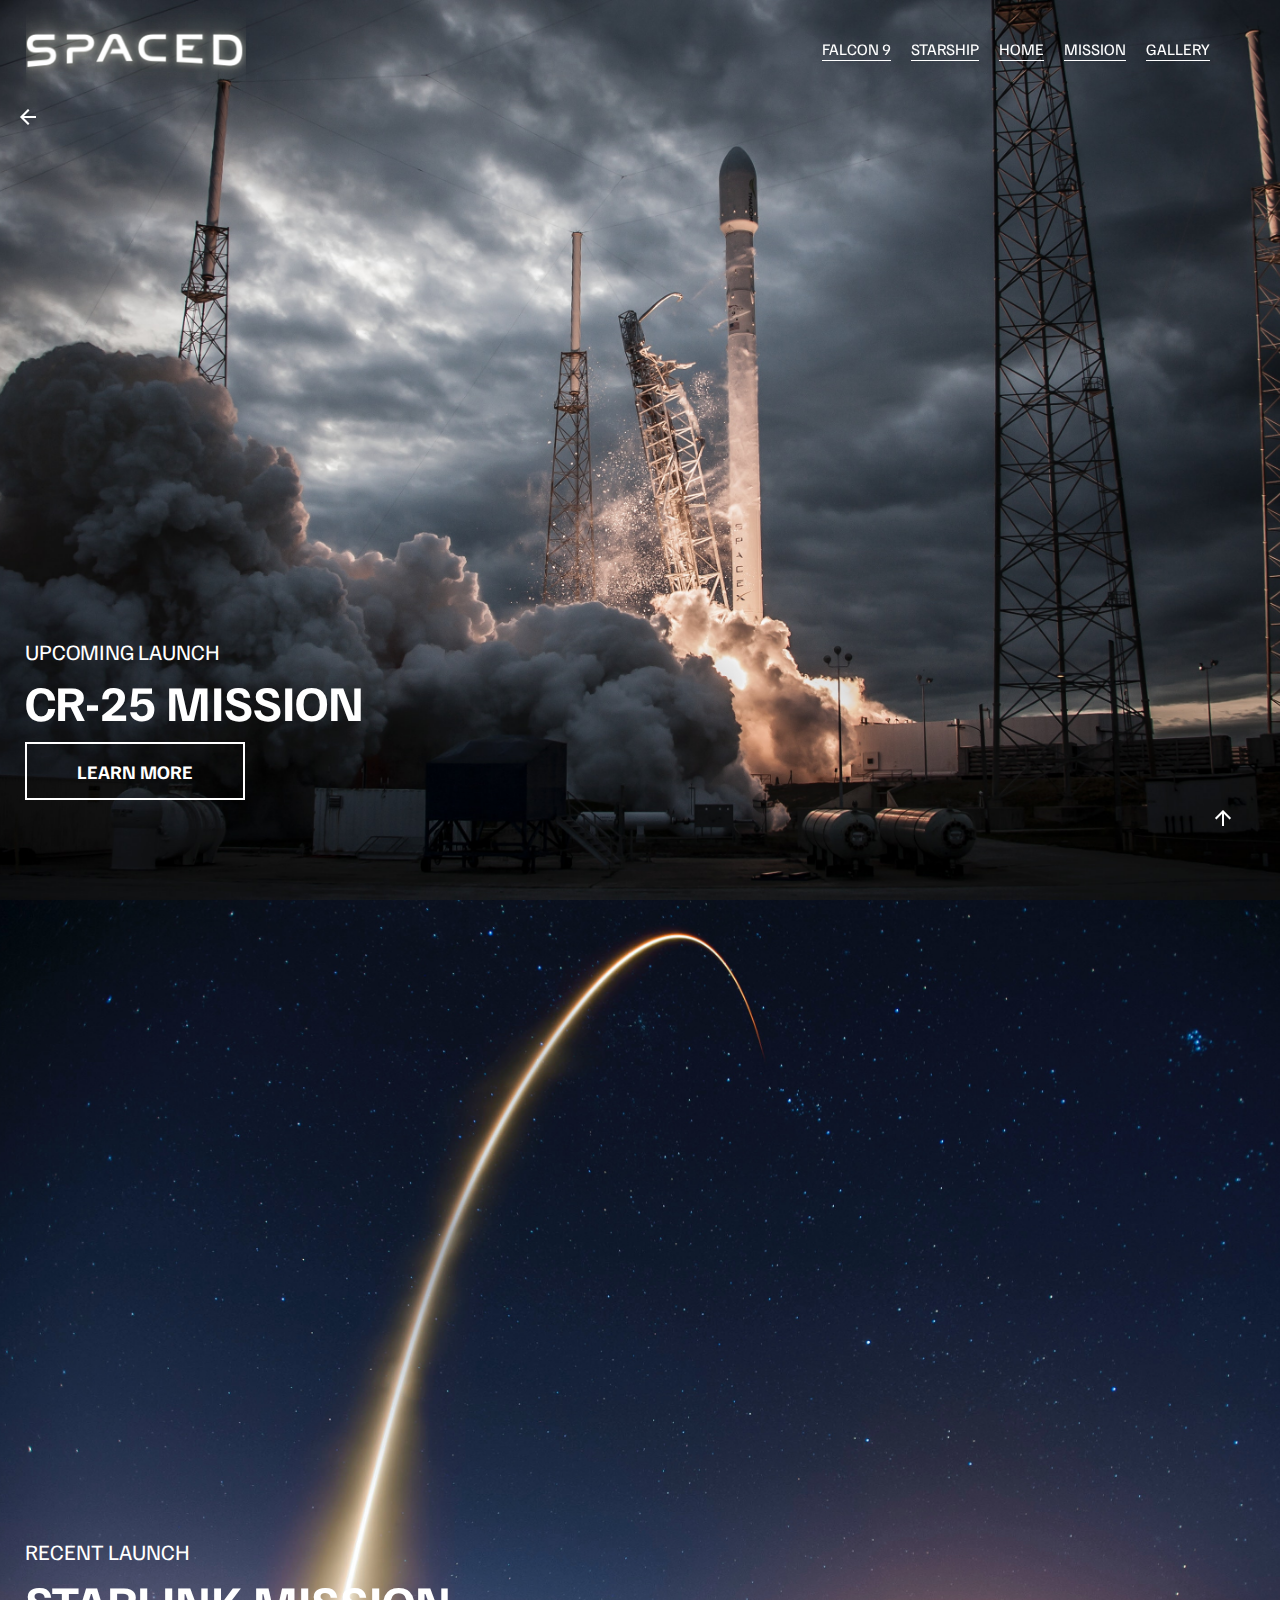
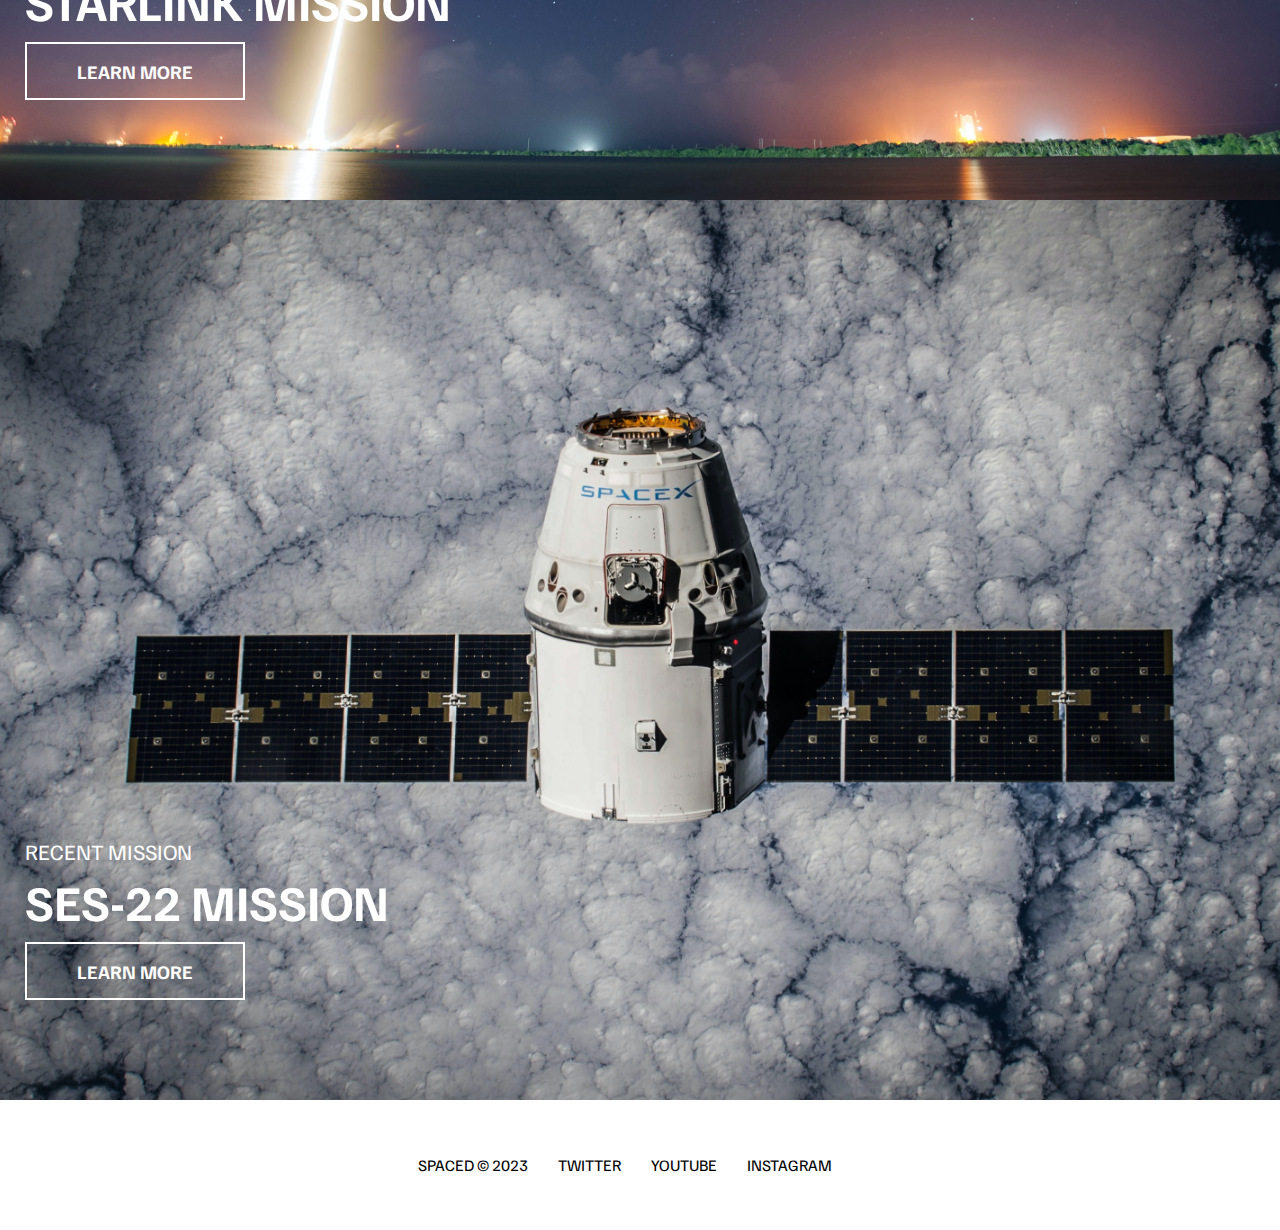
<file: pages/about.html>
<!DOCTYPE html>
<html lang="en">
<head>
    <meta charset="UTF-8">
    <meta name="viewport" content="width=device-width, initial-scale=1.0">
    <link rel="stylesheet" href="css/about/style.css">
    <link rel="stylesheet"
          href="https://fonts.googleapis.com/css2?family=Material+Symbols+Outlined:opsz,wght,FILL,GRAD@20..48,100..700,0..1,-50..200"/>
    <link rel="stylesheet"
          href="https://fonts.googleapis.com/css2?family=Material+Symbols+Outlined:opsz,wght,FILL,GRAD@24,400,0,0"/>
    <script src="js/about/script.js"></script>
    <title>About</title>
</head>
<body>
<header class="main-header">
    <div class="logo">
        <a href="home.html">
            <img src="img/Spaced.png" alt="Logo">
        </a>
    </div>
    <nav class="desktop-main-menu">
        <ul>
            <li><a style="color: white" href="aboutPages/falcon.html"> Falcon 9 </a></li>
            <li><a style="color: white" href="aboutPages/starlink.html">Starship</a></li>
            <li><a style="color: white" href="home.html">Home</a></li>
            <li><a style="color: white" href="mission.html">Mission</a></li>
            <li><a style="color: white" href="gallery.html">Gallery</a></li>
        </ul>
    </nav>
</header>
<!--section A-->
<section class="section-a">
    <div class="back">
        <button id="myb" title="Go-back" onclick="window.history.back()"><span class="material-symbols-outlined">

        <!-- <div class="back"><button id="myb" title="Go-back"><span class="material-symbols-outlined"> -->
            arrow_back
            </span></button>
    </div>
    <div class="section-inner ">
        <h4>Upcoming Launch</h4>
        <h2>CR-25 Mission</h2>
        <div class="btn1">
            <a href="aboutPages/cr.html">
                <div class="hover"></div>
                <span class="learn">Learn More</span>
            </a>
        </div>
    </div>
</section>
<!--section B-->
<section class="section-b">
    <div class="section-inner ">
        <h4>Recent Launch</h4>
        <h2> StarLink Mission</h2>
        <div class="btn2">
            <a href="aboutPages/starlink.html">
                <div class="hover"></div>
                <span class="learn">Learn More</span>
            </a>
        </div>
    </div>
</section>
<!--section C-->
<section class="section-c">
    <div class="section-inner ">
        <h4>Recent Mission</h4>
        <h2> SES-22 Mission</h2>
        <div class="btn3">
            <a href="aboutPages/ses.html">
                <div class="hover"></div>
                <span class="learn">Learn More</span>
            </a>
        </div>
    </div>
    <button onclick="topFunction()" id="myBtn" title="Go to top"><span class="material-symbols-outlined">
        arrow_upward
        </span></button>
</section>

<!-- footer -->
<footer>
    <ul>
        <li>Spaced &copy; 2023</li>
        <li><a href="#">Twitter</a></li>
        <li><a href="#">Youtube</a></li>
        <li><a href="#">Instagram</a></li>
    </ul>
</footer>
</body>
</html>
</file>
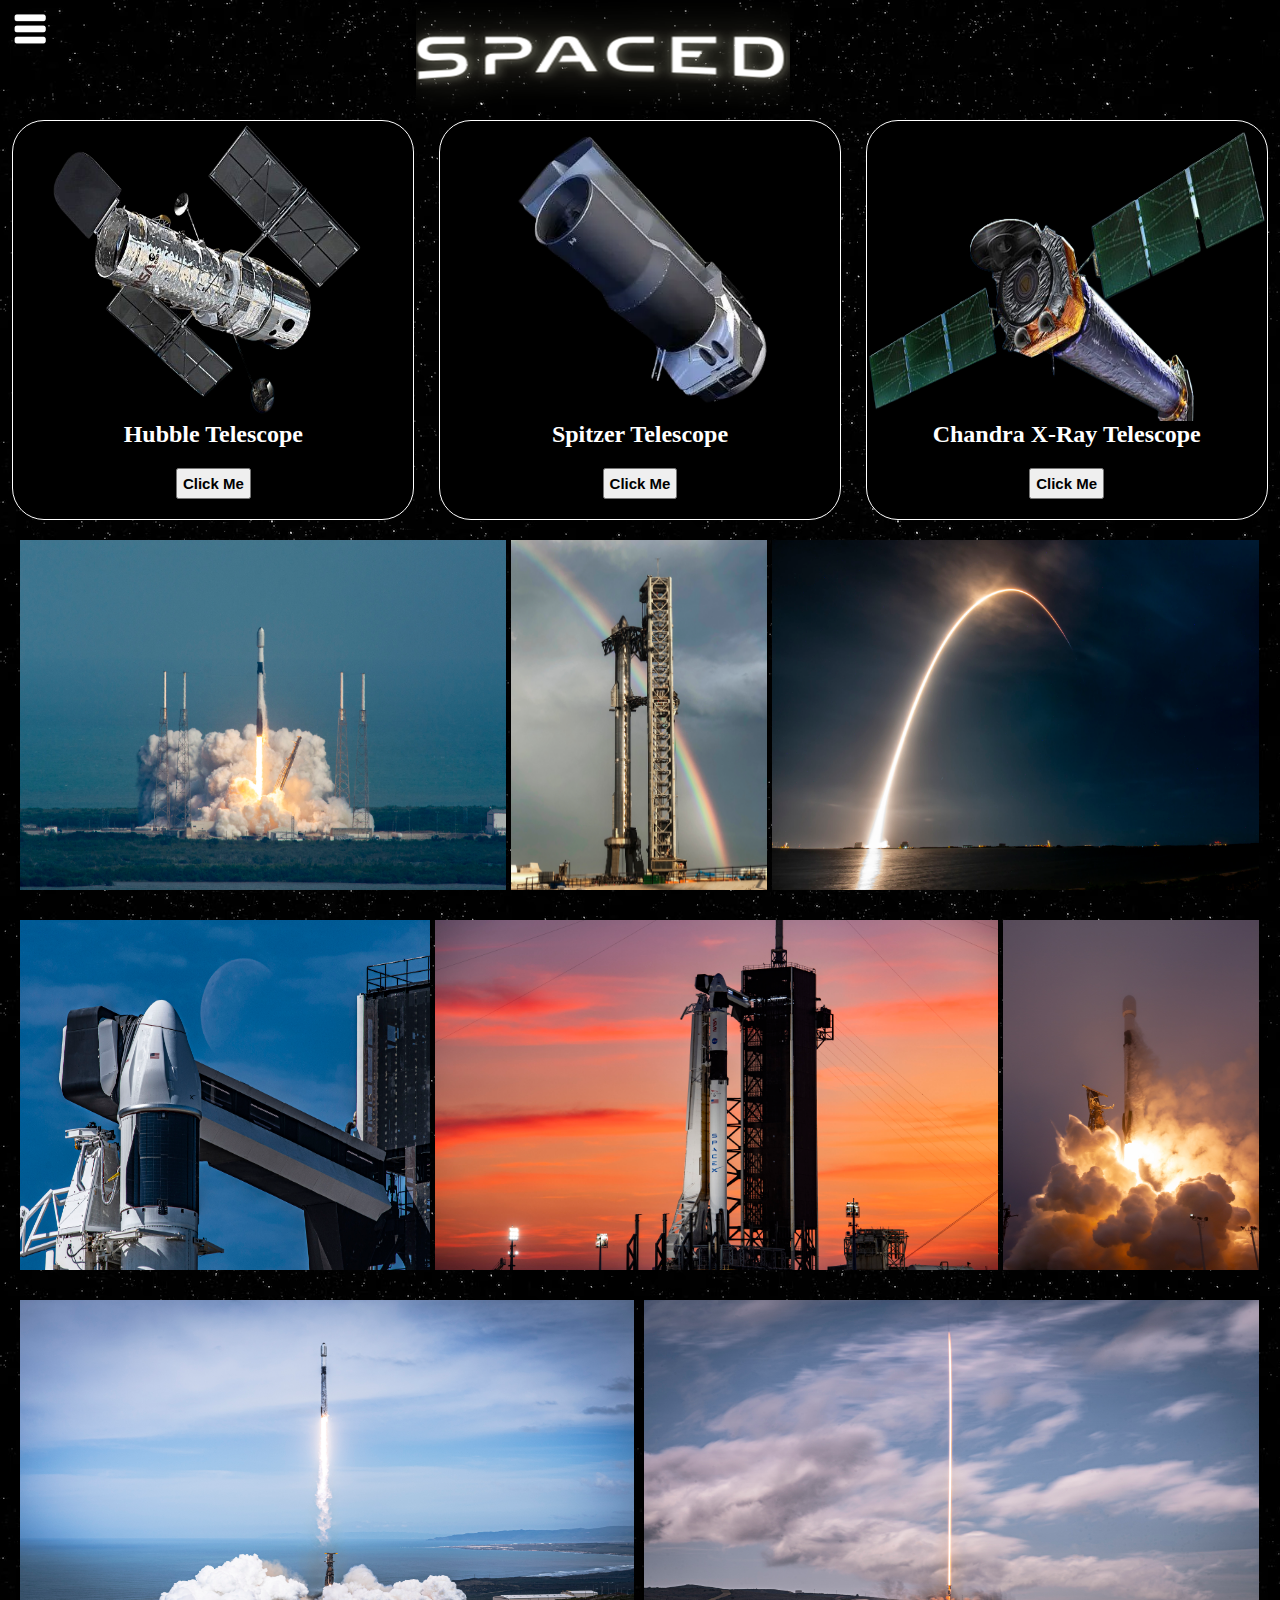
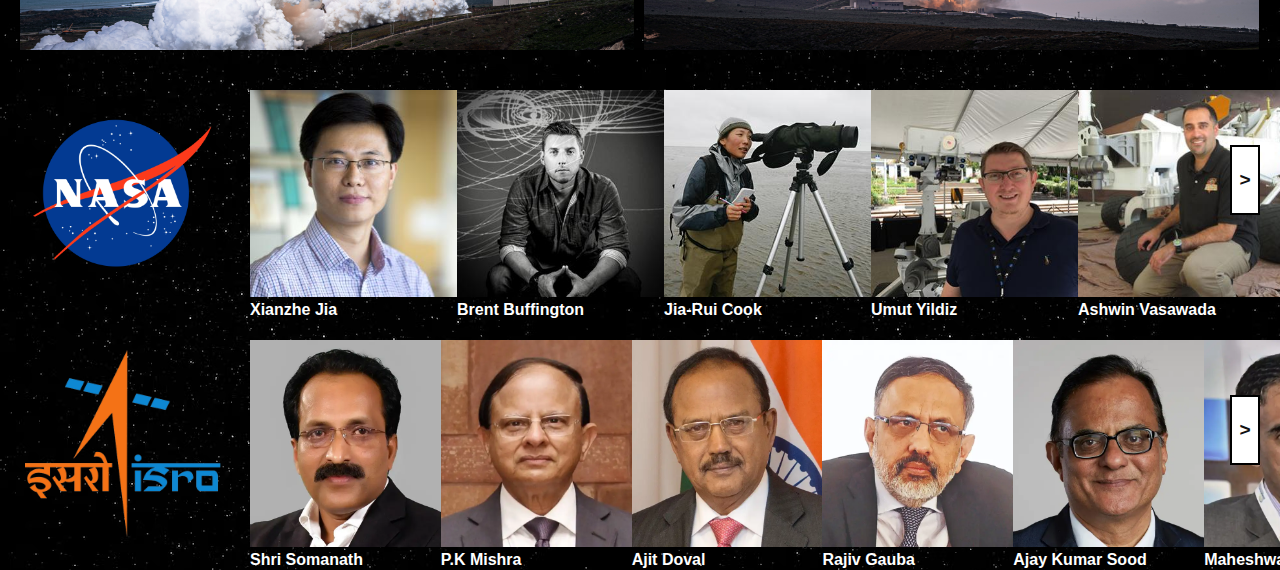
<file: pages/gallery.html>
<!DOCTYPE html>
<html lang="en">

<head>
    <meta charset="UTF-8">
    <meta name="viewport" content="width=device-width, initial-scale=1.0">
    <title>Spaced</title>
    <link rel="stylesheet" href="css/gallery/index.css">
</head>

<body>

<!-- Menu code -->
<div class="menu">
    <div class="menulogo">
        <img class="menuimg" src="img/dropdown.png" alt="" onclick="menu_show()">
    </div>
    <div class="allmenus-show" id="allmenus">
        <input type="hidden" value="0" name="menuStatus" id="menuStatus">
        <div class="home blur-menu">
            <a href="home.html"><img class="menuimg" src="img/home.png" alt=""></a>
        </div>
        <div class="about blur-menu">
            <a href="about.html"><img class="menuimg" src="img/aboutus.png" alt=""></a>
        </div>
        <div class="gallery blur-menu">
            <a href="gallery.html"><img class="menuimg" src="img/galleryicon.png" alt=""></a>
        </div>
        <div class="missions blur-menu">
            <a href="mission.html"><img class="menuimg2" src="img/mission2.png" alt=""></a>
        </div>
    </div>
</div>

<div class="spacedimg">
    <div class="spaced-logo-div">
        <img class="spacedlogo" src="img/Spaced.png" alt=""></div>
</div>


<!--Satellite code starts-->
<div class="satellite-container">
    <div class="satellite-card">
        <img src="img/hubble_tele.png" alt="" class="up-down-img hubble-img">
        <h2>Hubble Telescope</h2>
        <a href="galleryPages/hubble.html">
            <button>Click Me</button>
        </a>
    </div>
    <div class="satellite-card">
        <img src="img/spitzer.png" alt="" class="up-down-img spitzer-img">
        <h2>Spitzer Telescope</h2>
        <a href="galleryPages/spitzer.html">
            <button>Click Me</button>
        </a>
    </div>
    <div class="satellite-card">
        <img src="img/chandra x-ray.png" alt="" class="up-down-img chandra-img">
        <h2>Chandra X-Ray Telescope</h2>
        <a href="galleryPages/chandra.html">
            <button>Click Me</button>
        </a>
    </div>
</div>
<!--Satellite code ends-->
<!-- rocket gallery code starts-->
<div class="container-rocket1">
    <div class="rocket1"><img src="img/rocket1_.jpg" alt="" class="rocketimg">
        <div class="overlay-rocket">
            <div class="text-rocket">Starlink Mission</div>
        </div>
    </div>
    <div class="rocket2"><img src="img/rocket3.jpg" alt="" class="rocketimg">
        <div class="overlay-rocket">
            <div class="text-rocket">Starship Test Flig</div>
        </div>
    </div>
    <div class="rocket3"><img src="img/rocket2.jpg" alt="" class="rocketimg">
        <div class="overlay-rocket">
            <div class="text-rocket">Intelsat IS-40e Mission</div>
        </div>
    </div>
</div>

<div class="container-rocket2">
    <div class="rocket4"><img src="img/rocket4.jpg" alt="" class="rocketimg">
        <div class="overlay-rocket">
            <div class="text-rocket">NASA CRS 27 Mission</div>
        </div>
    </div>
    <div class="rocket5"><img src="img/rocket5.jpg" alt="" class="rocketimg">
        <div class="overlay-rocket">
            <div class="text-rocket">NASA Crew-6 Mission</div>
        </div>
    </div>
    <div class="rocket6"><img src="img/rocket6.jpg" alt="" class="rocketimg">
        <div class="overlay-rocket">
            <div class="text-rocket">SDA Mission</div>
        </div>
    </div>
</div>

<div class="container-rocket3">
    <div class="rocket7"><img src="img/rocket7.jpg" alt="" class="rocketimg">
        <div class="overlay-rocket">
            <div class="text-rocket">Starlink Mission</div>
        </div>
    </div>
    <div class="rocket8"><img src="img/rocket8.jpg" alt="" class="rocketimg">
        <div class="overlay-rocket">
            <div class="text-rocket">Starlink Mission</div>
        </div>
    </div>
</div>
<!-- rocket gallery code ends-->

<!--Nasa Scientists code starts-->
<div class="container" id="nasa-scientist">
    <div class="agency"><img src="img/nasalogo.png" alt=""></div>
    <button id="left-scroll-btn" onclick="handleScrollLeft()"><</button>
    <button id="right-scroll-btn" onclick="handleScrollRight()">></button>
    <div class="scroll">
        <div class="card-x"><img src="img/scientist1.jpg" alt="" id="nasa-sci-1"><h4>Xianzhe Jia</h4></div>
        <div class="card-x"><img src="img/scientist2.jpg" alt="" id="nasa-sci-2"><h4>Brent Buffington</h4></div>
        <div class="card-x"><img src="img/scientist3.jpg" alt="" id="nasa-sci-3"><h4>Jia-Rui Cook</h4></div>
        <div class="card-x"><img src="img/scientist4.jpg" alt="" id="nasa-sci-4"><h4>Umut Yildiz</h4></div>
        <div class="card-x"><img src="img/scientist5.jpg" alt="" id="nasa-sci-5"><h4>Ashwin Vasawada</h4></div>
        <div class="card-x"><img src="img/scientist6.jpg" alt="" id="nasa-sci-6"><h4>Rob Maning</h4></div>
        <div class="card-x"><img src="img/scientist7.jpg" alt="" id="nasa-sci-7"><h4>Maria Zuber</h4></div>
        <div class="card-x"><img src="img/scientist8.jpg" alt="" id="nasa-sci-8"><h4>Curt Neber</h4></div>
    </div>
</div>
<!-- isro scientists code starts -->
<div class="container2" id="isro-scientist">
    <div class="agency2"><img src="img/isrologofinal.png" alt=""></div>
    <button id="left-scroll-btn2" onclick="handleScrollLeft2()"><</button>
    <button id="right-scroll-btn2" onclick="handleScrollRight2()">></button>
    <div class="scroll2">
        <div class="card-x2"><img src="img/indosci1.webp" alt="" id="isro-sci-1"><h4>Shri Somanath</h4></div>
        <div class="card-x2"><img src="img/indosci2.webp" alt="" id="isro-sci-2"><h4>P.K Mishra</h4></div>
        <div class="card-x2"><img src="img/indosci3.webp" alt="" id="isro-sci-3"><h4>Ajit Doval</h4></div>
        <div class="card-x2"><img src="img/indosci4.webp" alt="" id="isro-sci-4"><h4>Rajiv Gauba</h4></div>
        <div class="card-x2"><img src="img/indosci5.webp" alt="" id="isro-sci-5"><h4>Ajay Kumar Sood</h4></div>
        <div class="card-x2"><img src="img/indosci6.webp" alt="" id="isro-sci-6"><h4>Maheshwar Rao</h4></div>
        <div class="card-x2"><img src="img/indosci7.webp" alt="" id="isro-sci-7"><h4>Vinay Mohan</h4></div>
        <div class="card-x2"><img src="img/indosci8.webp" alt="" id="isro-sci-8"><h4>T.V Somanathan</h4></div>
    </div>
</div>

<!--Scientists code ends-->
<script src="js/gallery/script.js">
</script>
</body>
</html>
</file>
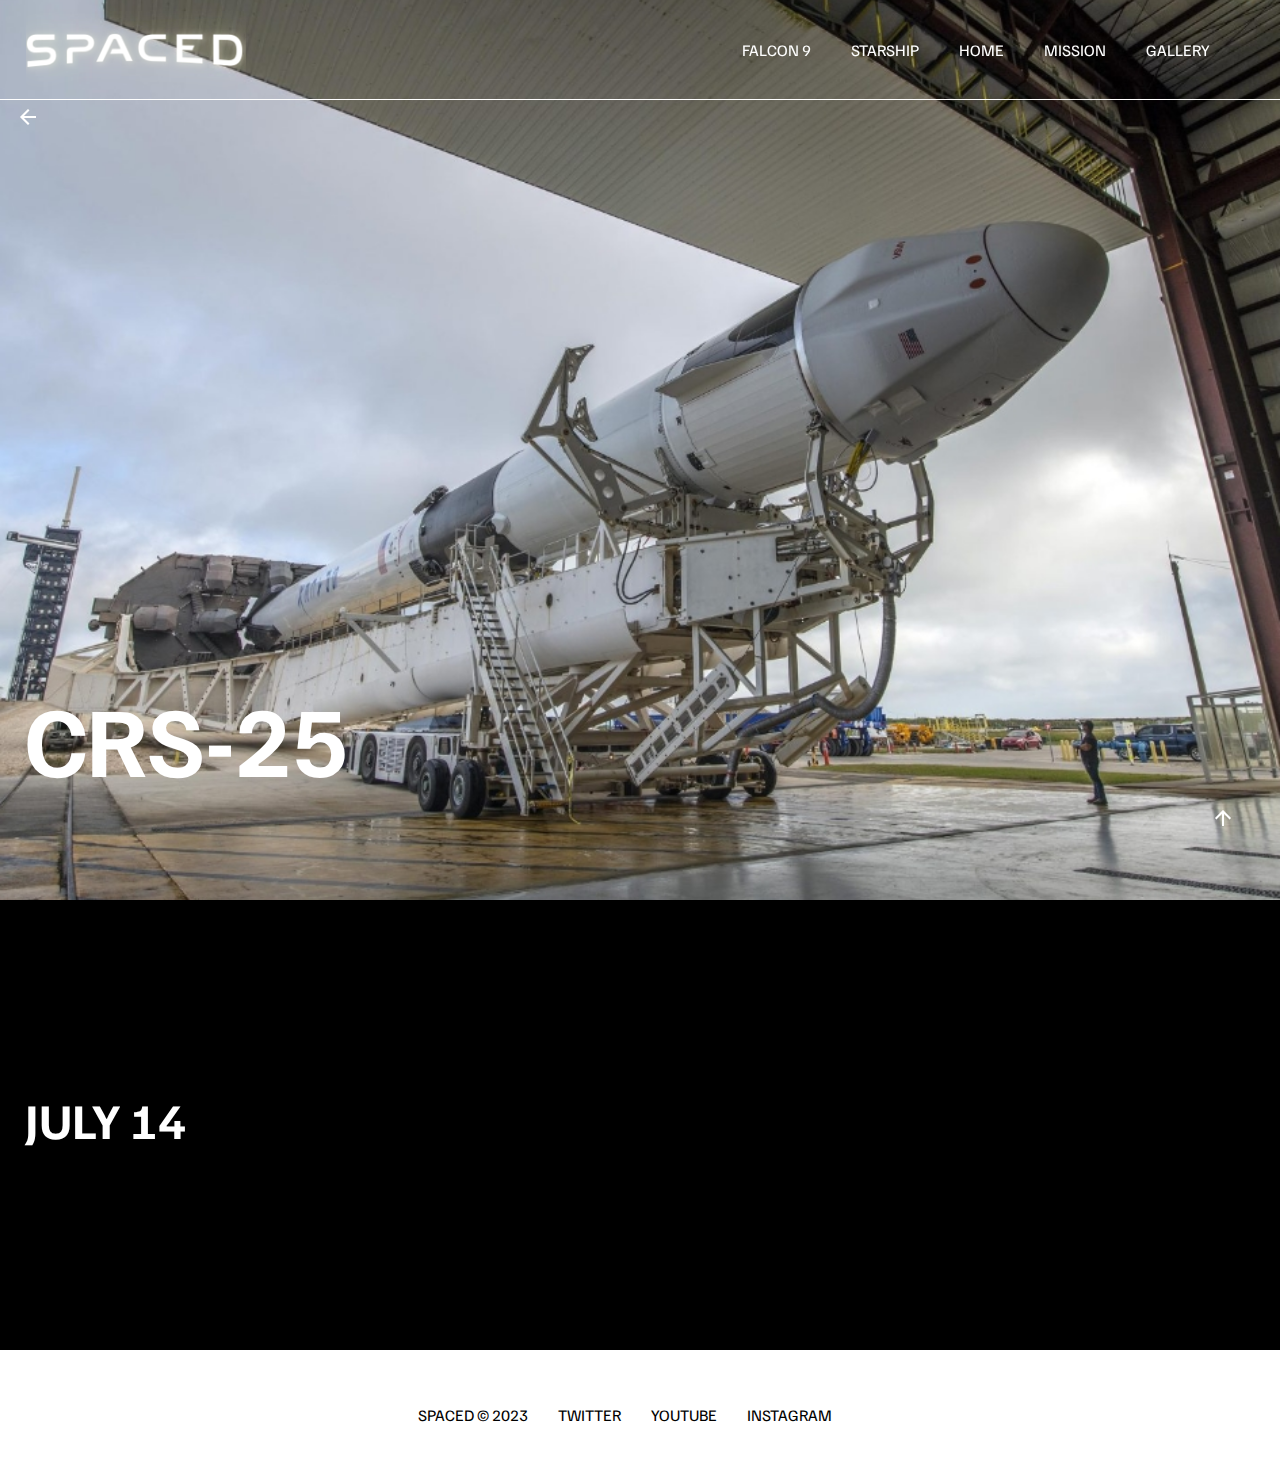
<file: pages/aboutPages/cr.html>
<!DOCTYPE html>
<html lang="en">
<head>
    <meta charset="UTF-8">
    <meta name="viewport" content="width=device-width, initial-scale=1.0">
    <link rel="stylesheet" href="../css/about/style.css">
    <link rel="stylesheet" href="https://fonts.googleapis.com/css2?family=Material+Symbols+Outlined:opsz,wght,FILL,GRAD@20..48,100..700,0..1,-50..200" />
    <link rel="stylesheet" href="https://fonts.googleapis.com/css2?family=Material+Symbols+Outlined:opsz,wght,FILL,GRAD@24,400,0,0" />
    <script src="../js/about/script.js"></script>
    <title>Document</title>
</head>
<body>
    <header class="main-headerF">
        <div class="logoF">
                <img src="../img/Spaced.png" alt="Logo">
        </div>
        <nav class="desktop-main-menuF">
            <ul class="cr-nav">
                <li><a style="color: white" href="falcon.html"> Falcon 9 </a></li>
                <li><a style="color: white" href="starlink.html">Starship</a></li>
                <li><a style="color: white" href="../home.html">Home</a></li>
                <li><a style="color: white" href="../mission.html">Mission</a></li>
                <li><a style="color: white" href="../gallery.html">Gallery</a></li>
            </ul>
        </nav>
    </header>
         <section class="section-cr">
        <div class="back"><button id="myb" title="Go-back" onclick="window.history.back()"><span class="material-symbols-outlined">

            <!-- <div class="back"><button id="myb" title="Go-back"><span class="material-symbols-outlined"> -->
                arrow_back
                </span></button></div>
        <div class="section-innerF ">
            <h1>CRS-25</h1>
            
        </div>
    </section>
    <!-- another -->
    <section class="section-j">
        <div class="section-inner ">
            <div class="l">
                <h2>July 14</h2>
            <p class="lp"></p>On Thursday, July 14 at 8:44 p.m. ET, Falcon 9 launched Dragon on the 25th Commercial Resupply Services (CRS-25) mission from Launch Complex 39A (LC-39A) at Kennedy Space Center, Florida. Following stage separation, Falcon 9’s first stage landed on the A Shortfall of Gravitas droneship located in the Atlantic Ocean.</p>
            </div>
            
        </div>
        <button onclick="topFunction()" id="myBtn" title="Go to top"><span class="material-symbols-outlined">
            arrow_upward
            </span></button>
    </section>
    <!-- footer -->
<footer>
    <ul>
        <li>Spaced &copy; 2023</li>
        <li><a href="#">Twitter</a></li>
        <li><a href="#">Youtube</a></li>
        <li><a href="#">Instagram</a></li>
    </ul>
</footer>
    </body>
</html>
</file>
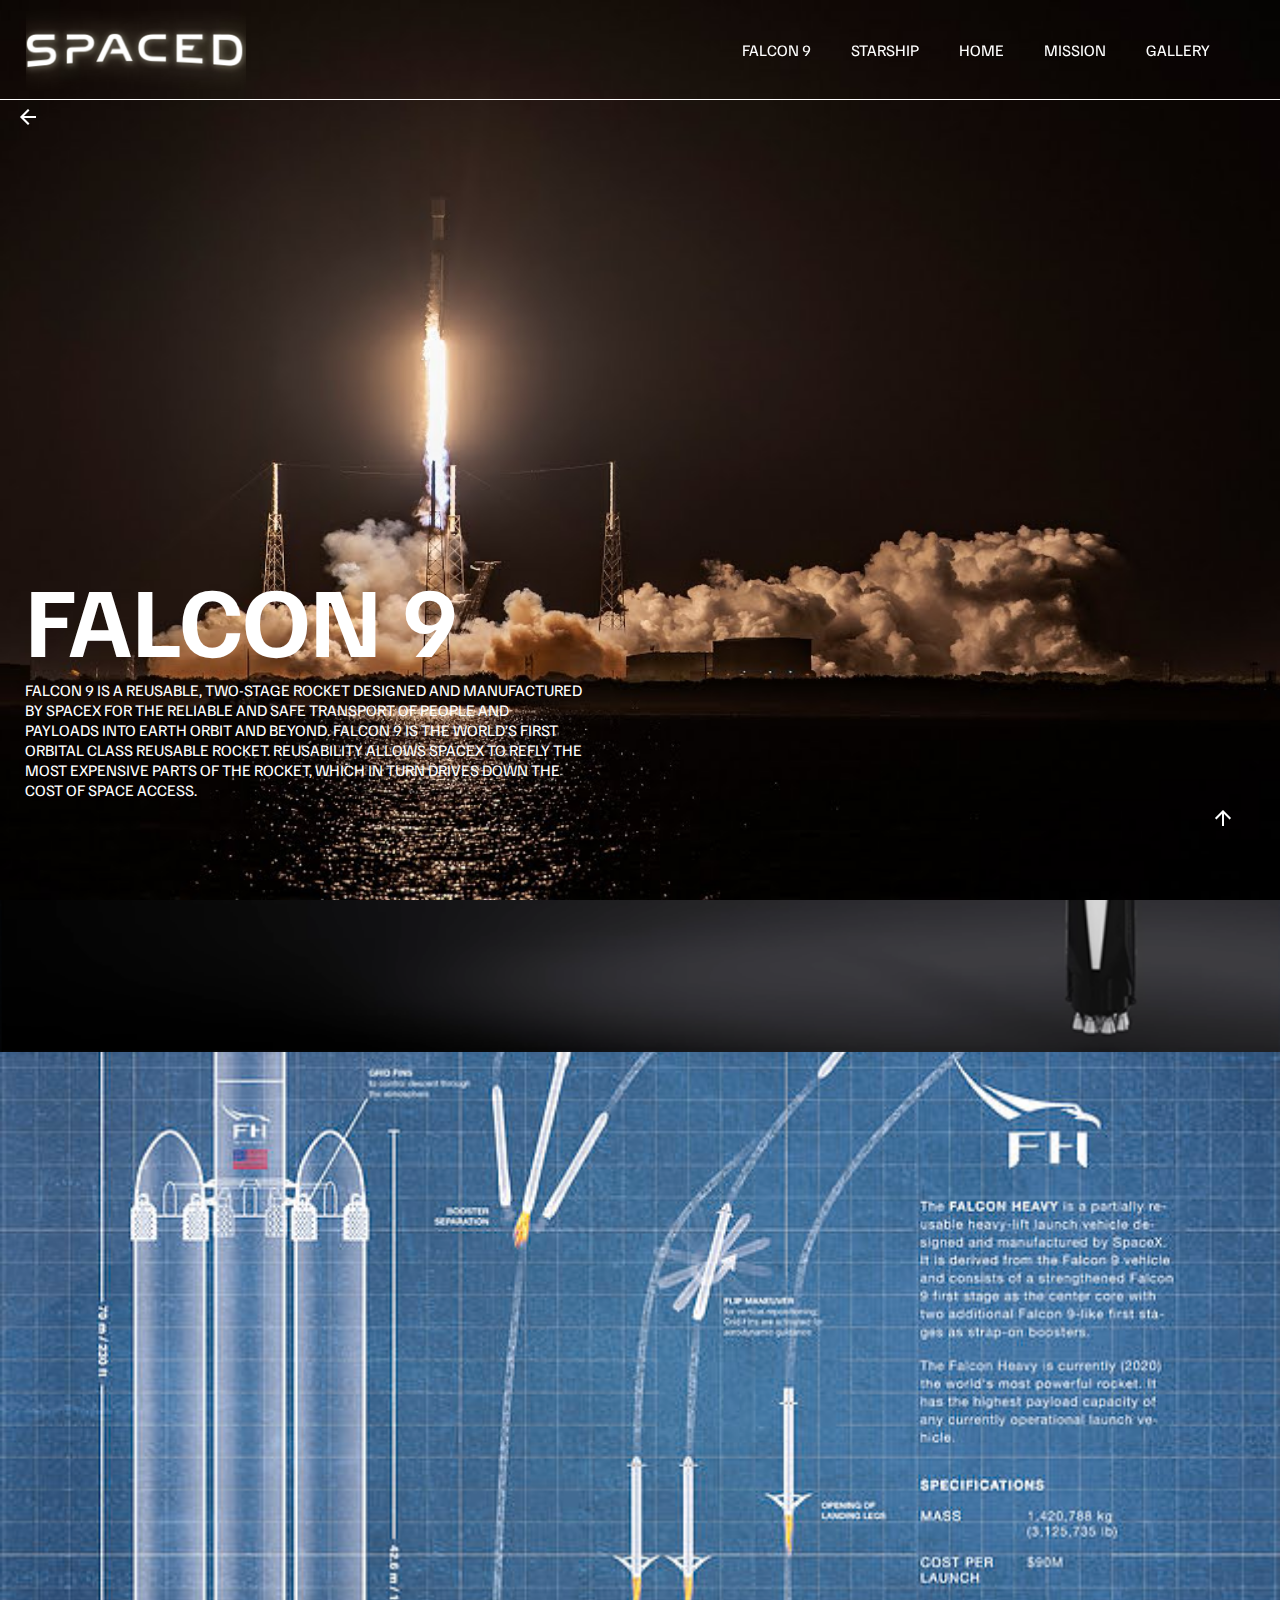
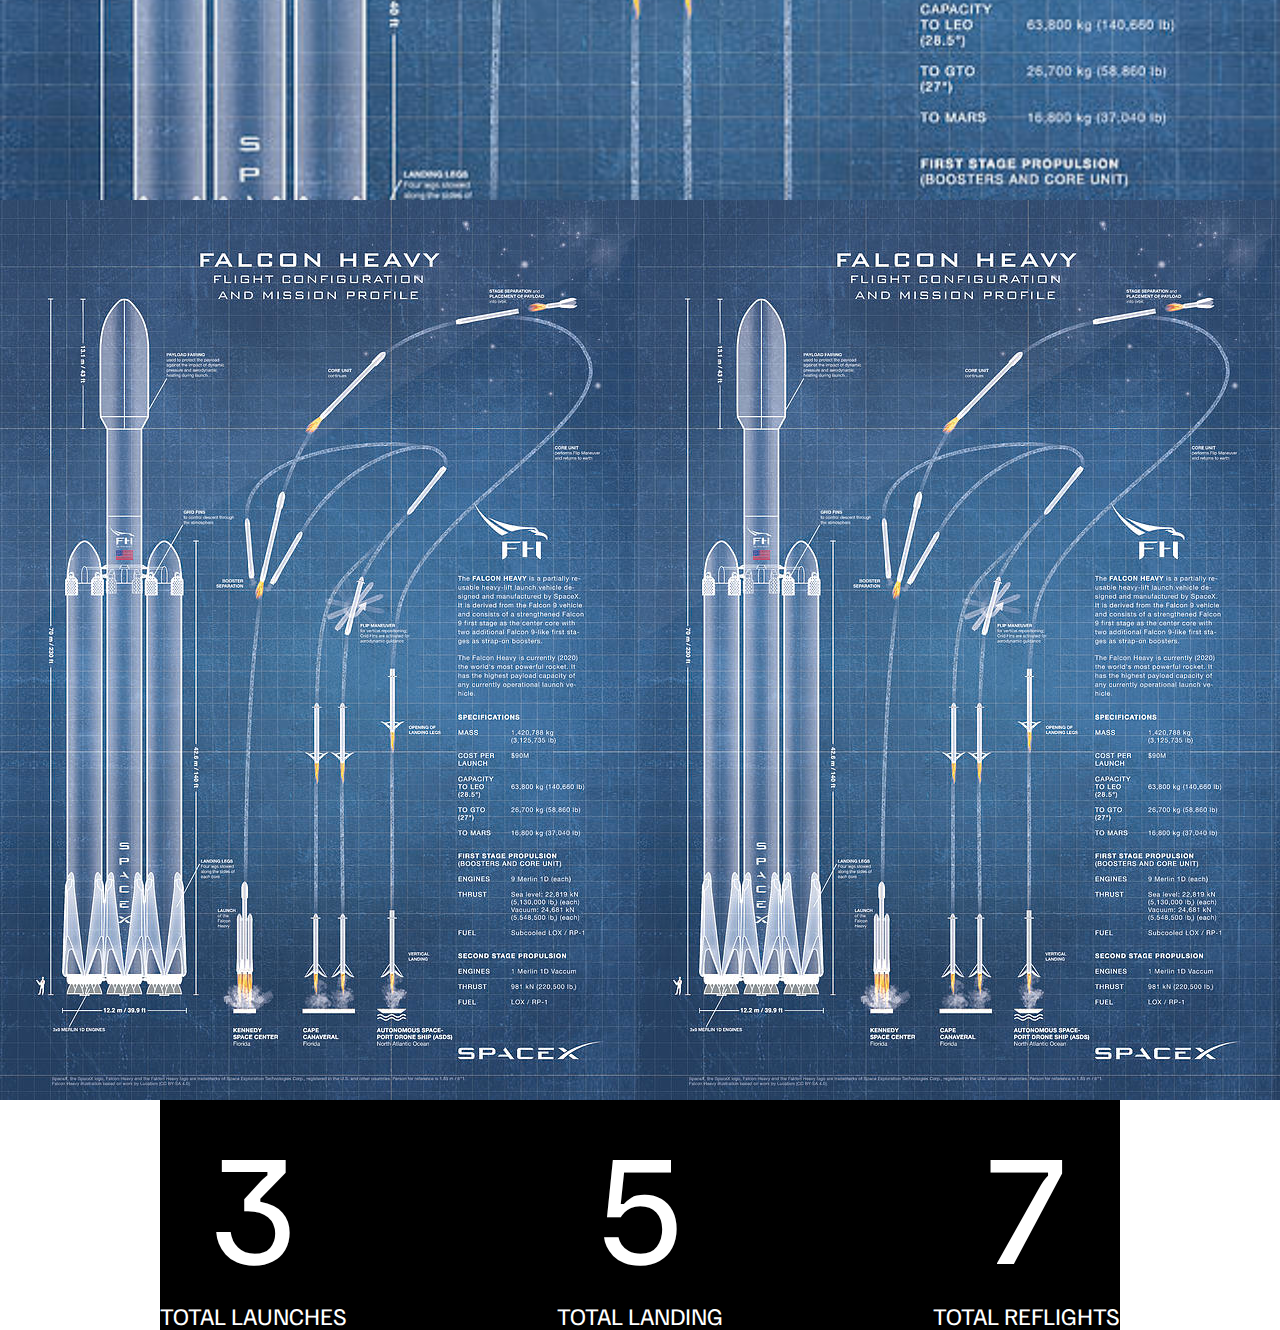
<file: pages/aboutPages/falcon.html>
<!DOCTYPE html>
<html lang="en">
<head>
    <meta charset="UTF-8">
    <meta content="width=device-width, initial-scale=1.0" name="viewport">
    <link href="../css/about/style.css" rel="stylesheet">
    <link href="https://fonts.googleapis.com/css2?family=Material+Symbols+Outlined:opsz,wght,FILL,GRAD@20..48,100..700,0..1,-50..200"
          rel="stylesheet"/>
    <link href="https://fonts.googleapis.com/css2?family=Material+Symbols+Outlined:opsz,wght,FILL,GRAD@24,400,0,0"
          rel="stylesheet"/>
    <script src="../js/about/script.js"></script>
    <title>Falcon 9</title>
</head>
<body>
<header class="main-headerF">
    <div class="logoF">
        <img alt="Logo" src="../img/Spaced.png">
    </div>
    <nav class="desktop-main-menuF">
        <ul class="falcon-nav">
            <li><a href="falcon.html" style="color: white"> Falcon 9 </a></li>
            <li><a href="starlink.html" style="color: white">Starship</a></li>
            <li><a href="../home.html" style="color: white">Home</a></li>
            <li><a href="../mission.html" style="color: white">Mission</a></li>
            <li><a href="../gallery.html" style="color: white">Gallery</a></li>
        </ul>
    </nav>
</header>
<section class="section-f">
    <div class="back">
        <button id="myb" onclick="window.history.back()" title="Go-back"><span class="material-symbols-outlined">
            arrow_back
            </span></button>
    </div>
    <div class="section-innerF ">
        <h1>Falcon 9</h1>
        <p>Falcon 9 is a reusable, two-stage rocket designed and manufactured by SpaceX for the reliable and safe
            transport of people and payloads into Earth orbit and beyond. Falcon 9 is the world’s first orbital class
            reusable rocket. Reusability allows SpaceX to refly the most expensive parts of the rocket, which in turn
            drives down the cost of space access.</p>
    </div>

</section>
<!-- f info -->
<section class="section-i">
    <div class="section-innerp">

    </div>
    <div class="pa">
    </div>
    <div class="stats" id="stats">
        <div>
            <span class="counter">3</span>
            <h4>Total Launches</h4>
        </div>
        <div>
            <span class="counter">5</span>
            <h4>Total Landing</h4>
        </div>
        <div>
            <span class="counter">7</span>
            <h4>Total Reflights</h4>
        </div>
        <button id="myBtn" onclick="topFunction()" title="Go to top"><span class="material-symbols-outlined">
                arrow_upward
                </span>
        </button>
</section>
</body>
</html>
</file>
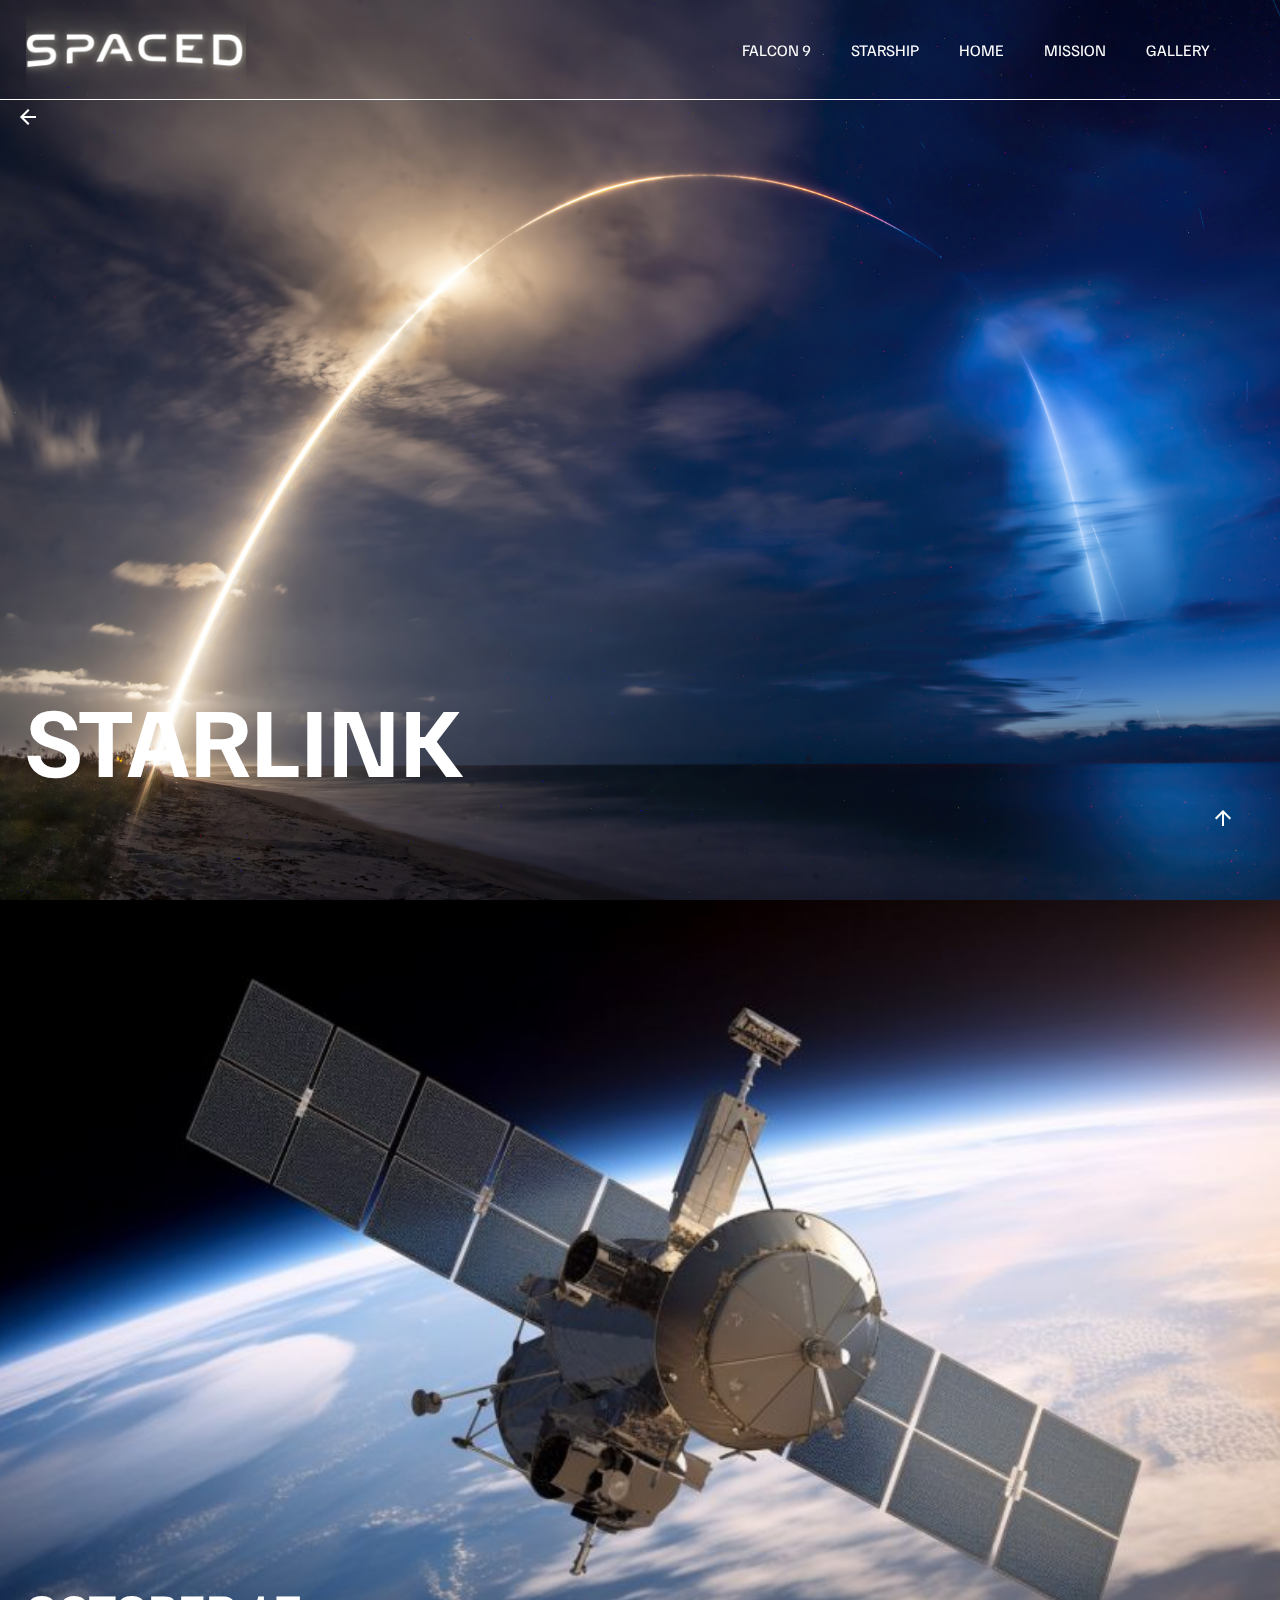
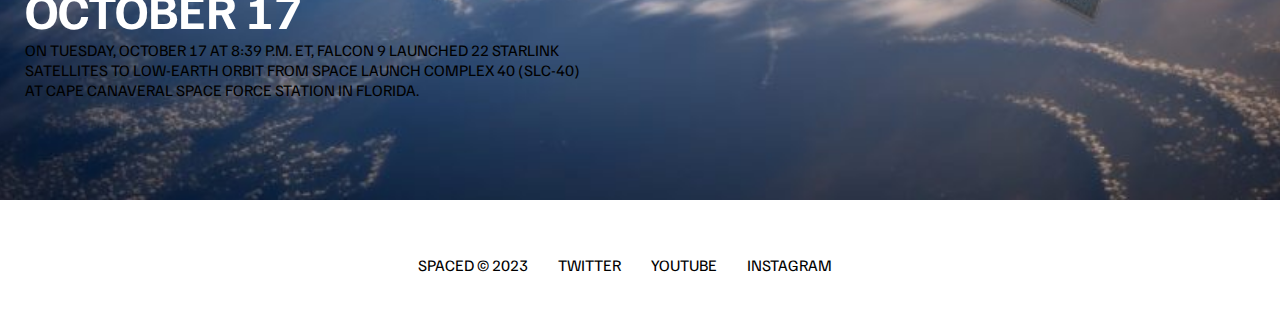
<file: pages/aboutPages/starlink.html>
<!DOCTYPE html>
<html lang="en">
<head>
    <meta charset="UTF-8">
    <meta name="viewport" content="width=, initial-scale=1.0">
    <link rel="stylesheet" href="../css/about/style.css">
    <link rel="stylesheet" href="https://fonts.googleapis.com/css2?family=Material+Symbols+Outlined:opsz,wght,FILL,GRAD@20..48,100..700,0..1,-50..200" />
    <link rel="stylesheet" href="https://fonts.googleapis.com/css2?family=Material+Symbols+Outlined:opsz,wght,FILL,GRAD@24,400,0,0" />
    <script src="../js/about/script.js"></script>
    <title>Starlink</title>
</head>
<body>
    <header class="main-headerF">
        <div class="logoF">
                <img src="../img/Spaced.png" alt="Logo">
        </div>
        <nav class="desktop-main-menuF">
            <ul class="sl-nav">
                <li><a style="color: white" href="falcon.html"> Falcon 9 </a></li>
                <li><a style="color: white" href="starlink.html">Starship</a></li>
                <li><a style="color: white" href="../home.html">Home</a></li>
                <li><a style="color: white" href="../mission.html">Mission</a></li>
                <li><a style="color: white" href="../gallery.html">Gallery</a></li>
            </ul>
        </nav>
    </header>
         <section class="section-s">
        <div class="back"><button id="myb" title="Go-back" onclick="window.history.back()"><span class="material-symbols-outlined">
                arrow_back
                </span></button></div>
        <div class="section-innerF ">
            <h1>Starlink</h1>
        </div>
    </section>
    <!-- another -->
    <section class="section-st">
        <div class="section-inner ">
            <div class="l">
                <h2>October 17</h2>
            <p class="lp"></p>On Tuesday, October 17 at 8:39 p.m. ET, Falcon 9 launched 22 Starlink satellites to low-Earth orbit from Space Launch Complex 40 (SLC-40) at Cape Canaveral Space Force Station in Florida.</p>
            </div>
            
        </div>
        <button onclick="topFunction()" id="myBtn" title="Go to top"><span class="material-symbols-outlined">
            arrow_upward
            </span></button>
    </section>
    <!-- footer -->
<footer>
    <ul>
        <li>Spaced &copy; 2023</li>
        <li><a href="#">Twitter</a></li>
        <li><a href="#">Youtube</a></li>
        <li><a href="#">Instagram</a></li>
    </ul>
</footer>
</body>
</html>
</file>
<file: pages/css/about/style.css>
@import url('https://fonts.googleapis.com/css2?family=Familjen+Grotesk:ital@1&display=swap');


*,
*::before,
*::after {
    margin: 0;
    padding: 0;
    box-sizing: border-box;
}

body {
    font-family: 'Familjen Grotesk', sans-serif;
    background: #fff;
    color: #000;
}

a {
    color: #000;
    text-decoration: none;
}

ul {
    list-style: none;
}

/*header*/
.main-header,.main-headerF {
    position: fixed;
    top: 0;
    left: 0;
    z-index: 1000;
    width: 100%;
    display: flex;
    justify-content: space-between;
    align-items: center;
    text-transform: uppercase;
    height: 100px;
}


/*logo*/
.logo,.logoF {
    position: relative;
    z-index: 1000;
    width: 200px;
    height: auto;
    margin-left: 2vw;
}


.logo img, .logoF img{
    width: 110%;
    display: block;
    height: auto;
}

/*menu*/
.desktop-main-menu,.desktop-main-menuF {
    margin-right: 50px;
}

.desktop-main-menu ul,.desktop-main-menuF ul {
    display: flex;
}

/*space bw li */
.desktop-main-menu ul li,.desktop-main-menu ul li {
    position: relative;
    margin-right: 20px;
    padding-bottom: 2px;
}

/*bottom border*/
.desktop-main-menu ul li a::after,.desktop-main-menuF ul li a::after {
    content:' ';
    position: absolute;
    bottom: 0;
    left: 0;
    width: 100%;
    height: 1px;
    background: #fff;
}
/* section */
section{
    position: relative;
    height: 100vh;
    background-position: center center;
    background-repeat:no-repeat ; 
    background-size: cover;
    text-transform: uppercase;
    background-image: url("../../img/B.jpg")
}

.section-inner,.section-innerF{
    position: absolute;
    bottom: 100px;
    left: 25px;
    max-width: 560px;
}

.section-innerF h1{
    font-size: 100px;
    color: #fff;
    bottom: 5px;
    animation: fadeInUp 0.5 ease-in-out 0.4s;
}

.section-inner h4{
    font-size: 22px;
    margin-bottom: 5px;
    font-weight: 300;
    color: #fff;
    animation: fadeInup 0.5s ease-in-out 0.4s;
}

.section-inner h2{
    font-size: 50px;
    font-weight: 700;
    color: #fff;
    animation: fadeInup 0.5s ease-in-out 0.2s;
}

@keyframes fadeInUp {
    0%{
        opacity: 0;
        transform: translateY(140px);
    }

    100%{
        opacity: 1;
        transform: translateY(0);
    }
}

.learn{
    color: #fff;
    font-size: larger;
}

.btn1,.btn2,.btn3,.btn4 {
    position: relative;
    display: inline-block;
    cursor: pointer;
    text-align: center;
    text-transform: uppercase;
    min-width: 130px;
    padding: 15px 50px;
    margin-top: 10px;
    border: 2px solid #fff;
    font-weight: bold;
    z-index: 2;
}

.btn1:hover span,.btn2:hover span,.btn3:hover span,.btn4:hover span{
    color: #000;
}

/* sec image */

.section-b {
background-image: url("../../img/c.jpg");
}

.section-c {
background-image: url("../../img/ses.jpg");
 }

.section-d {
background-image: url("../../img/fm15.jpg");
 }

 .section-f{
    background-image: url("../../img/falcon.jpg");
 }

 .section-i{
    background-image: url("../../img/f2.jpg");
 }

 .section-cr{
    background-image: url("../../img/cr.jpg");
 }

 .section-s{
    background-image: url("../../img/s.jpg");
 }

 .section-st{
    background-image: url("../../img/st.jpeg");
 }

 .bgvideo{
    height: 100vh;
    width: 100vw; 
    object-fit: cover;
 }

 .section-j{
    background-color: #000;
    background-image: none;
    height: 50vh;
    width: 100vw;
 }

 
/* footer */
footer{
    position: relative;
    padding: 55px 0;
}

footer ul{
    display: flex;
    justify-content: center;
    align-items: center;
    flex-wrap: wrap; 
}

footer ul li{
    margin-right: 30px;
    text-transform: uppercase;
}

p{
    color: #fff;
    /* animation: fadeInup 0.5s ease-in-out 0.2s;   */
}

.section-innerp{
    background-image: url("../../img/info2.webp");
    height: 100%;
    background-repeat: no-repeat;
    background-attachment: fixed;
    background-position: center;
    background-size: cover;
}

.pa{
    height: 100vh;
    background-image: url("../../img/f2.jpg");
}

.stats{
    max-width: 960px;
    margin: 0 auto;
    display: flex;
    align-items: center;
    justify-content: space-between;
    text-align: center;
    text-transform: uppercase;
    background-color: #000;
}

.stats div span{
    font-size: 160px;
    color: #fff;
}

.stats div h4{
    font-size: 24px;
    font-weight: 300;
    color: #fff;
}
/* top btn */
 #myBtn {
    position:fixed; 
    bottom: 50px; 
    right: 30px; 
    z-index: 99; 
    border: none; 
    outline: none; 
    background:none; 
    color:#fff; 
    cursor: pointer;
    padding: 15px;
    border-radius: 10px; 
    font-size: 18px; 
    
  }

  #myBtn:hover {
    background-color:#000; 
  } 

  #myBtnb{
    position:fixed; 
    bottom: 50px; 
    right: 30px; 
    z-index: 99; 
    border: none; 
    outline: none; 
    background:none; 
    color:#000; 
    cursor: pointer;
    padding: 15px;
    border-radius: 10px; 
    font-size: 18px; 
  }

  #myBtnb:hover {
    background-color:#000; 
  } 
/* back arrow */
  #myb{
    color:#fff;
    background-color: #fff;
    position : fixed; 
    top: 90px;
    left: 1px;
    z-index: 99; 
    border: none; 
    outline: none; 
    background:none; 
    cursor: pointer;
    padding: 15px;
    border-radius: 10px; 
    font-size: 18px; 
  }

  /* font by google */
.material-symbols-outlined {
  font-variation-settings:
  'FILL' 0,
  'wght' 400,
  'GRAD' 0,
  'opsz' 24
}

.material-symbols-outlined {
  font-variation-settings:
  'FILL' 0,
  'wght' 400,
  'GRAD' 0,
  'opsz' 24
}

.falcon-nav,.cr-nav,.ses-nav,.sl-nav{
    >li{
        padding: 0 20px;
        background-color:transparent;
        color: #fff;
    }
}
</file>
<file: pages/css/gallery/index.css>
#left-scroll-btn, #left-scroll-btn2, #right-scroll-btn, #right-scroll-btn2 {
    background-color: #fff;
    color: #111;
    height: 70px;
    width: 30px;
    z-index: 100;
    font-size: larger
}

.satbtn, button {
    font-weight: 700;
    cursor: pointer
}

.img, .middle, .up-down-img {
    transition: .5s
}

#FullImageView, .middle, .title {
    text-align: center
}

#CloseButton, #closeviewbtn, .menuimg, .satbtn, button {
    cursor: pointer
}

body {
    overflow-x: hidden;
    background-color: rgba(1, 1, 1, .885);
    background-image: url('../../img/spacedbg.avif')
}

* {
    margin: 0;
    padding: 0
}

.menuimg {
    height: 38px;
    padding: 10px
}

.menuimg2 {
    height: 80px;
    width: 65px
}

.spacedimg {
    display: flex;
    justify-content: center;
    align-items: center;
    width: 90%;
    height: 120px;
    float: right;
    position: relative
}

.result-box ul {
    border-top: 1px solid #999;
    padding: 10px 8px
}

.result-box ul li {
    list-style: none;
    border-radius: 3px;
    padding: 10px 8px;
    cursor: pointer
}

.result-box ul li :hover {
    background: #999
}

.search-icon-img {
    height: 22px;
    background: 0 0
}

.search-box {
    z-index: 1;
    background: 0 0;
    width: 40%;
    margin: auto;
    border-radius: 3px
}

.row {
    background: 0 0;
    display: flex;
    align-items: center;
    padding: 7px 12px
}

input {
    flex: 1;
    height: 30px;
    font-size: 18px
}

.spaced-logo-div {
    width: 50%;
    height: 120px
}

.spacedlogo {
    width: 65%;
    height: 95%
}

.menu {
    position: absolute;
    display: table-column;
    width: 6%;
    height: 320px;
    float: left
}

.card, .rocket1, .rocket3, button {
    position: relative
}

.up-down-img {
    animation-name: infiniteupdown;
    animation-duration: 4s;
    animation-iteration-count: infinite;
    animation-timing-function: ease
}

@keyframes infiniteupdown {
    0%, 100% {
        transform: translateY(0)
    }
    50% {
        transform: translateY(-15px)
    }
}

.card-x, .card-x2 h4 {
    color: #fff;
    font-family: Arial, Helvetica, sans-serif
}

.satbtn, .text-rocket, button {
    font-family: Verdana, Geneva, Tahoma, sans-serif
}

#left-scroll-btn, #left-scroll-btn2 {
    left: 250px
}

#right-scroll-btn, #right-scroll-btn2 {
    right: 0
}

.card {
    width: 30%;
    background-color: #000;
    border-radius: 20%;
    left: 100px;
    top: 100px;
    display: inline-block;
    padding: 5px
}

.img img {
    width: 100%
}

.title {
    color: #f0f8ff;
    font-size: 30px;
    margin: 20px
}

button {
    margin: 20px;
    padding: 5px;
    top: 0;
    font-size: 15px
}

button:hover {
    color: #f7f1f1;
    background-color: #6d7272
}

.container1 .card .img img {
    transition: .3s linear
}

.container1 .card .img:hover img {
    transform: scale(1.1)
}

.container-rocket1, .container-rocket2, .container-rocket3 {
    display: flex;
    height: 350px;
    width: 100%;
    margin: 10px;
    padding: 10px
}

.chandra-img, .hubble-img {
    height: 400px;
    width: 229px
}

.rocket1, .rocket3 {
    height: 350px;
    width: 38%
}

.hoverimg:hover .middle, .rocket1:hover .overlay-rocket, .rocket2:hover .overlay-rocket, .rocket3:hover .overlay-rocket, .rocket4:hover .overlay-rocket, .rocket5:hover .overlay-rocket, .rocket6:hover .overlay-rocket, .rocket7:hover .overlay-rocket, .rocket8:hover .overlay-rocket {
    opacity: 1
}

.text-rocket {
    color: #fff;
    font-size: 20px;
    position: absolute;
    margin: auto;
    left: 10px;
    bottom: 5px
}

.rocket2, .rocket5 {
    margin-left: 5px;
    margin-right: 5px
}

.overlay-rocket {
    position: absolute;
    bottom: 0;
    left: 0;
    right: 0;
    height: 10%;
    width: 100%;
    opacity: 0;
    transition: .5s;
    background: #1111116b
}

.rocket2, .rocket4, .rocket5, .rocket6 {
    position: relative;
    height: 350px
}

.rocket2 {
    width: 20%
}

.rocket4 {
    width: 32%
}

.rocket5 {
    width: 44%
}

.rocket6 {
    width: 20%
}

.rocket7, .rocket8 {
    height: 350px;
    width: 48%;
    position: relative
}

.rocket7 {
    margin-right: 10px
}

.rocketimg {
    width: 100%;
    height: 100%
}

.satellite-container {
    margin-top: 40px;
    width: 100vw;
    height: 400px;
    display: flex;
    justify-content: space-around
}

.satellite-card {
    border: 1px solid #fff;
    background-color: #000;
    border-radius: 2rem;
    color: #fff;
    display: flex;
    flex-direction: column;
    align-items: center;
    justify-content: center
}

.satellite-card img {
    width: 400px
}

.container, .container2 {
    width: 100vw;
    height: 250px;
    display: grid;
    grid-template-columns:250px 1fr;
    position: relative
}

.agency, .agency2 {
    width: 250px;
    height: 250px;
    display: flex;
    align-items: center;
    justify-content: center
}

.agency2 > img, .agency > img {
    width: 200px
}

.scroll, .scroll2 {
    scroll-behavior: smooth;
    margin-top: 20px;
    display: flex;
    overflow: hidden
}

.scroll img, .scroll2 img {
    height: 90%
}

.container2 > button, .container > button {
    position: absolute;
    border: 2px solid #000;
    width: 50px;
    height: 50px;
    top: 50%;
    z-index: 10;
    translate: 0 -100%;
    background-color: transparent
}

.card-x, .card-x2 {
    width: 250px
}

.card2 {
    width: 40%;
    height: 60%;
    background-color: #000;
    border-radius: 0;
    margin-left: 55px;
    top: 100px;
    display: inline-block;
    padding: 0
}

.card3, .card4 {
    width: 40%;
    background-color: #000;
    border-radius: 0;
    margin-left: -10px;
    display: inline-block
}

.card3 {
    top: 150px
}

.card4 {
    top: 200px;
    padding-bottom: 10px
}

.satbtn {
    margin: 20px;
    padding: 5px;
    position: relative;
    left: 405px;
    top: 0;
    bottom: 10px;
    font-size: 15px
}

#CloseButton, #closeviewbtn, .middle {
    position: absolute
}

.img {
    opacity: 1;
    display: block;
    width: 100%;
    height: auto;
    backface-visibility: hidden
}

.middle {
    opacity: 0;
    top: 45%;
    left: 50%;
    transform: translate(-50%, -50%);
    -ms-transform: translate(-50%, -50%)
}

.hoverimg:hover .img {
    opacity: .6
}

.viewtext {
    font-size: 30px;
    color: #f0f8ff;
    text-decoration: none
}

#FullImageView {
    display: none;
    top: 0;
    left: 0;
    width: 100%;
    height: 100%;
    background-color: rgba(0, 0, 0, .9);
    position: fixed;
    inset: 0
}

#FullImage {
    padding: 24px;
    max-width: 98%;
    max-height: 98%
}

#CloseButton {
    top: 12px;
    right: 12px;
    font-size: 2rem;
    color: #fff
}

.dropdownnav {
    background: 0 0;
    border: none
}

.spaced-logo-satellite {
    width: 30%
}

#closeviewbtn {
    display: block;
    height: 30px;
    background: #000;
    color: #fff;
    font-size: 3rem;
    top: 20px;
    right: 20px
}
</file>
